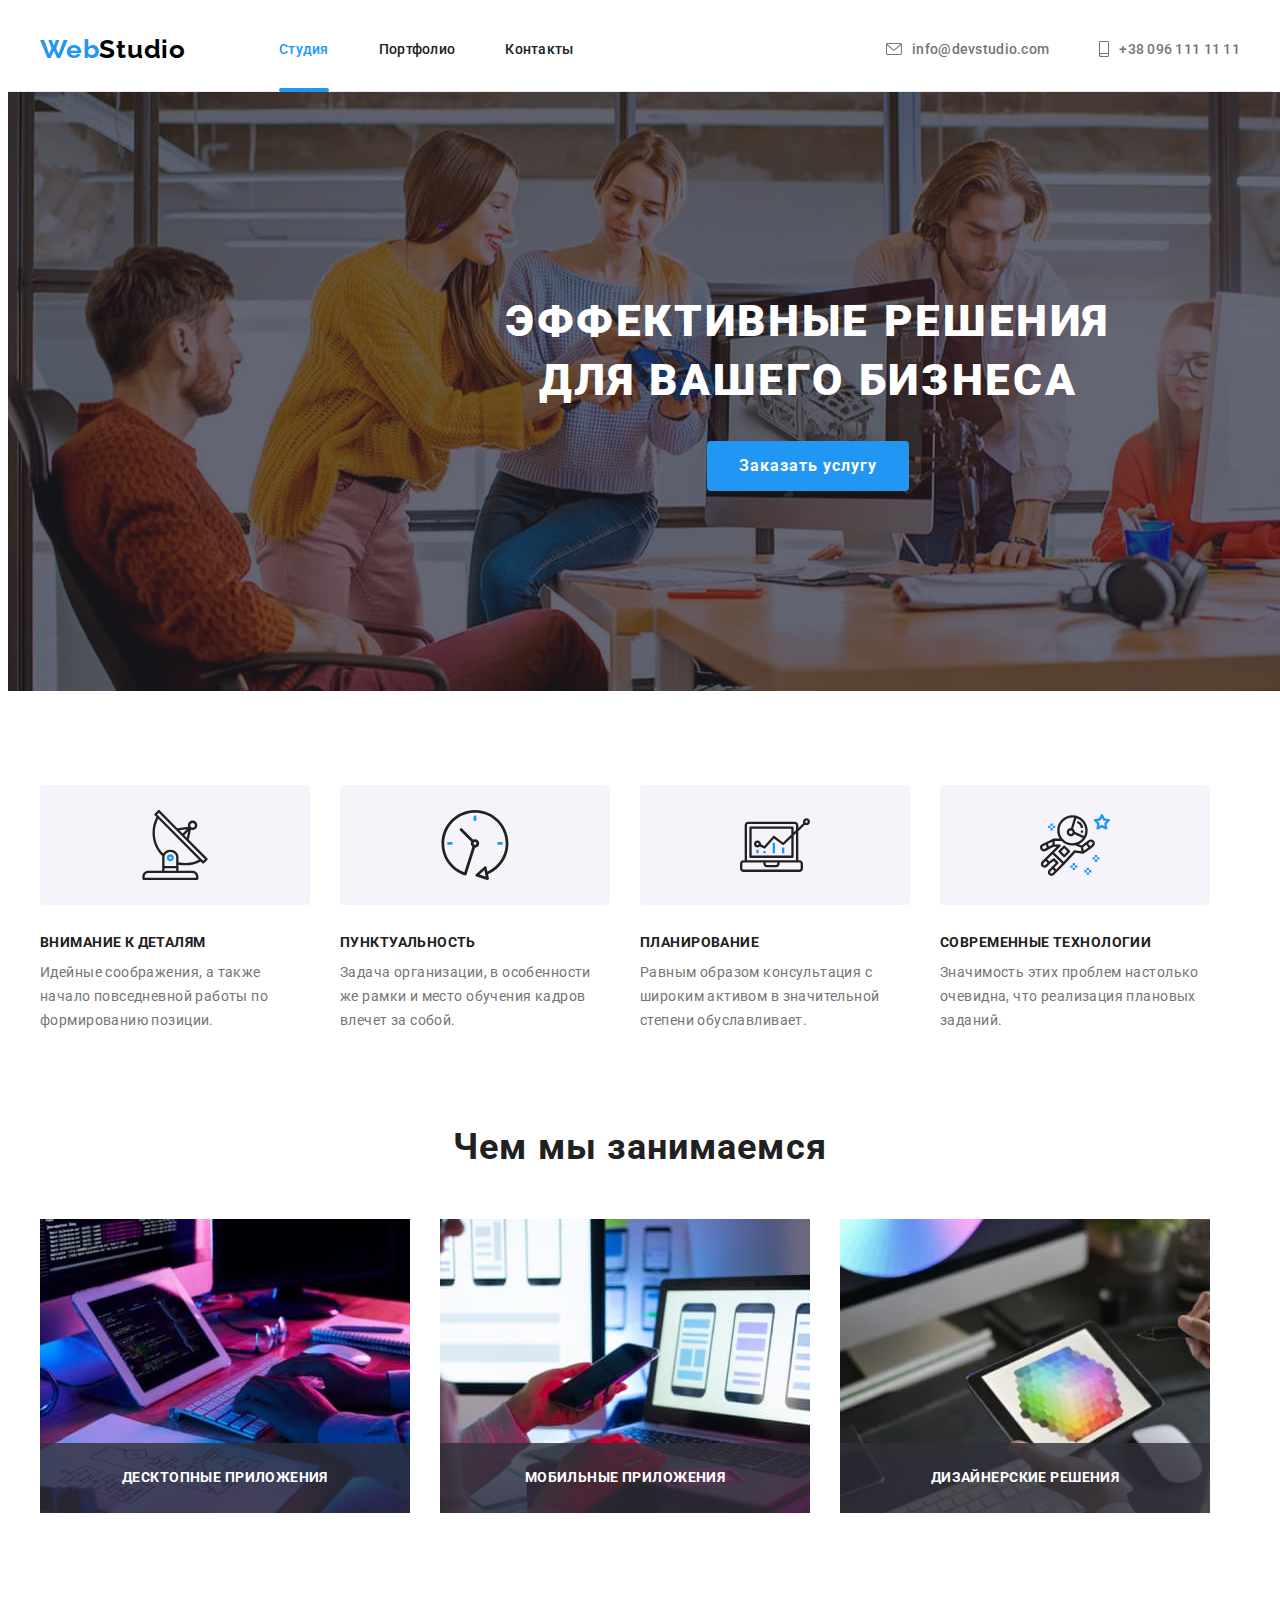
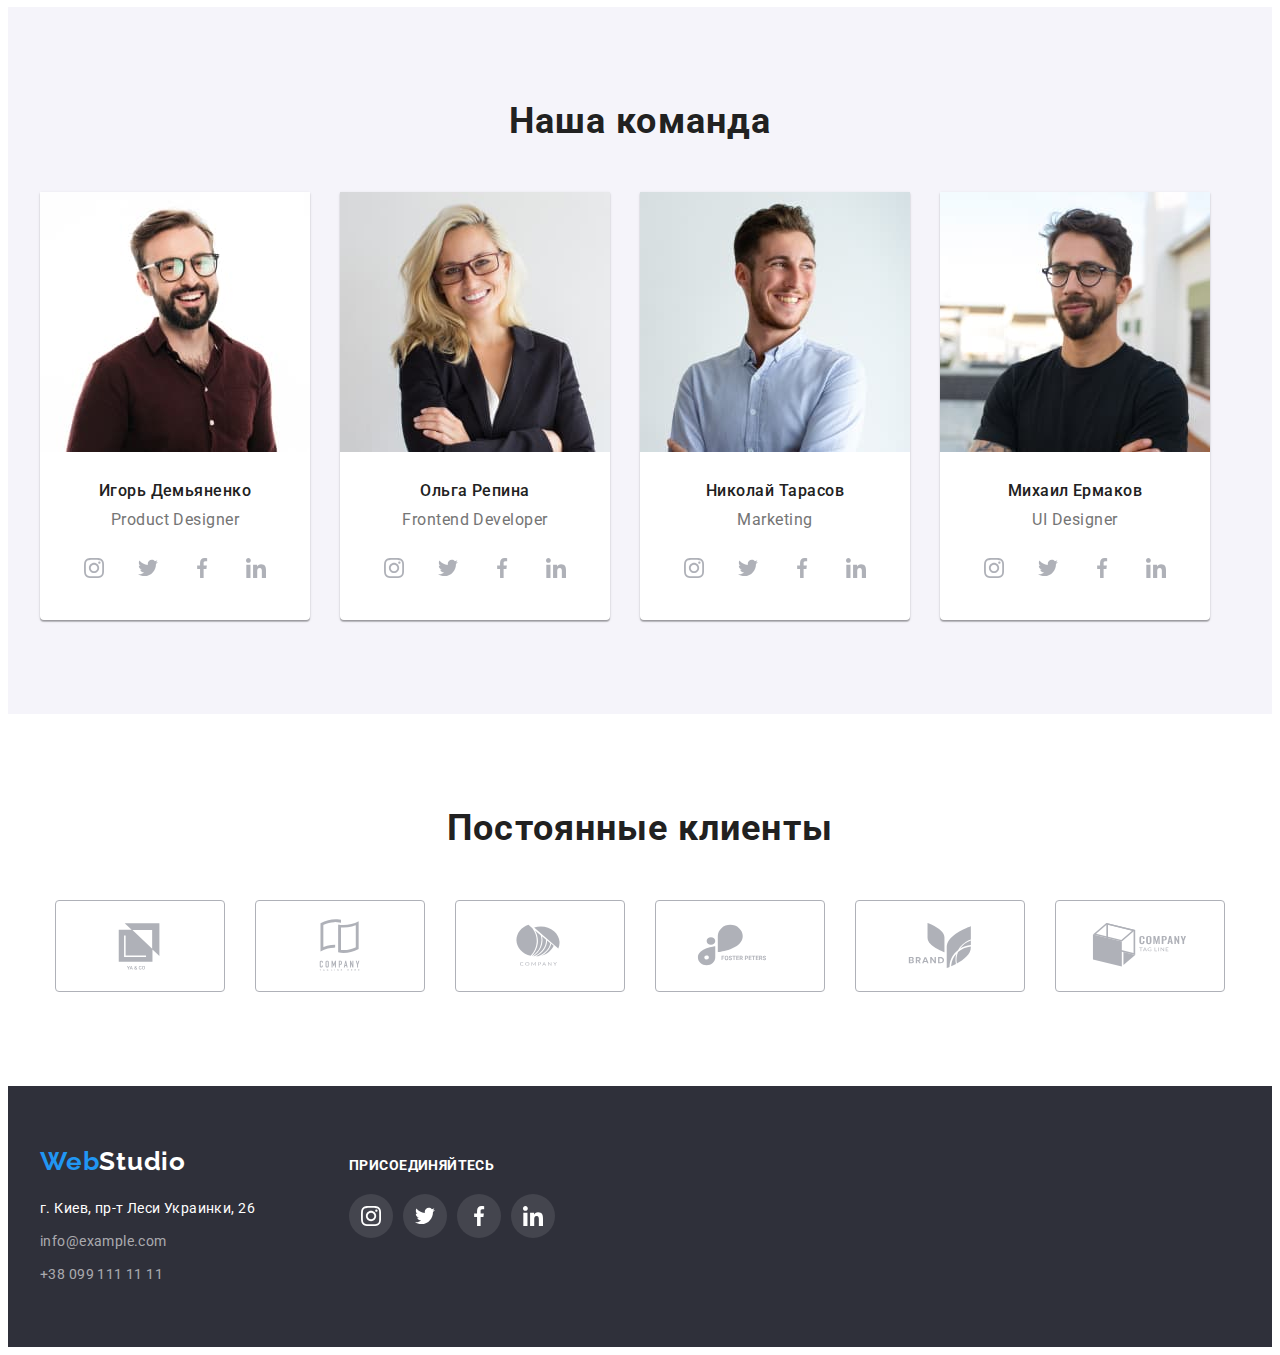
<file: index.html>
<!DOCTYPE html>
<html lang="ru">

<head>
    <meta charset="UTF-8">
    <meta http-equiv="X-UA-Compatible" content="IE=edge">
    <meta name="viewport" content="width=device-width, initial-scale=1.0">
    <title>Document</title>

    <link rel="stylesheet" href="https://cdnjs.cloudflare.com/ajax/libs/modern-normalize/1.1.0/modern-normalize.min.css"
        integrity="sha512-wpPYUAdjBVSE4KJnH1VR1HeZfpl1ub8YT/NKx4PuQ5NmX2tKuGu6U/JRp5y+Y8XG2tV+wKQpNHVUX03MfMFn9Q=="
        crossorigin="anonymous" referrerpolicy="no-referrer" />
    <link rel="stylesheet" href="./css/styles.css">

    <link rel="preconnect" href="https://fonts.googleapis.com">
    <link rel="preconnect" href="https://fonts.gstatic.com" crossorigin>
    <link
        href="https://fonts.googleapis.com/css2?family=Raleway:wght@700&family=Roboto:wght@400;500;700;900&display=swap"
        rel="stylesheet">

</head>

<body>
    <header class="header">
        <div class="container header-container">
            <nav class="navigation">
                <a class="logo link" href="">Web<span class="logo-part">Studio</span></a>
                <ul class="header-list list">
                    <li class="header-item">
                        <a class="header-link current link" href="./index.html">Студия</a>
                    </li>
                    <li class="header-item">
                        <a class="header-link link" href="./portfolio.html">Портфолио</a>
                    </li>
                    <li class="header-item">
                        <a class="header-link link" href="">Контакты</a>
                    </li>
                </ul>
            </nav>
            <ul class="list header-connect">
                <li class="header-contact">
                    <a class="header-contact-link link" href="mailto:info@devstudio.com"><svg class="header-contact-icon" width="16" height="12"><use href="./images/icons.svg#icon-envelope"></use></svg>info@devstudio.com</a>
                </li>
                <li class="header-contact">
                    <a class="header-contact-link link" href="tel:+380961111111"><svg class="header-contact-icon" width="10" height="16">
                        <use href="./images/icons.svg#icon-smartphone"></use>
                    </svg>+38 096 111 11 11</a>
                </li>
            </ul>
        </div>
    </header>
    <main>
        <section class="hero hero-container">
            <div class="container">
                <h1 class="hero-title">Эффективные решения <br> для вашего бизнеса</h1>
                <button class="hero-btn" type="button" data-modal-open>Заказать услугу</button>
            </div>
        </section>

        <section class="features features-container">
            <div class="container">
                <h2 class="features-title visually-hidden">Особенности</h2>
                <ul class="features-list list">
                    <li class="features-item">
                        <div class="features-icons">
                            <svg class="features-icon" width="70" height=70>
                                <use href="./images/icons.svg#icon-antenna"></use>
                            </svg>
                        </div>
                        <h3 class="features-item-title">Внимание к деталям</h3>
                        <p class="features-text">Идейные соображения, а также начало повседневной работы по формированию
                            позиции.</p>
                    </li>
                    <li class="features-item">
                        <div class="features-icons">
                            <svg class="features-icon" width="70" height=70>
                                <use href="./images/icons.svg#icon-clock"></use>
                            </svg>
                        </div>
                        <h3 class="features-item-title">Пунктуальность</h3>
                        <p class="features-text">Задача организации, в особенности же рамки и место обучения кадров
                            влечет
                            за собой.</p>
                    </li>
                    <li class="features-item">
                        <div class="features-icons">
                            <svg class="features-icon" width="70" height=70>
                                <use href="./images/icons.svg#icon-diagram"></use>
                            </svg>
                        </div>
                        <h3 class="features-item-title">Планирование</h3>
                        <p class="features-text">Равным образом консультация с широким активом в значительной степени
                            обуславливает.</p>
                    </li>
                    <li class="features-item">
                        <div class="features-icons">
                            <svg class="features-icon" width="70" height=70>
                                <use href="./images/icons.svg#icon-astronaut"></use>
                            </svg>
                        </div>
                        <h3 class="features-item-title">Современные технологии</h3>
                        <p class="features-text">Значимость этих проблем настолько очевидна, что реализация плановых
                            заданий.</p>
                    </li>
                </ul>
            </div>
        </section>

        <section class="work work-container">
            <div class="container">
                <h2 class="work-title">Чем мы занимаемся</h2>
                <ul class="work-list list">
                    <li class="work-item">
                         <img src="./images/ourwork.jpg" alt="Специалист обрабатывает данные с помощью компьютера"
                            width="370" height="294">
                        <div class="work-background-text">
                            <p class="work-text">Десктопные приложения</p>
                        </div>
                    </li>
                    <li class="work-item">
                        <img src="./images/ourwork1.jpg" alt="Процесс настройки мобильного приложения" width="370"
                            height="294">
                        <div class="work-background-text">
                            <p class="work-text">Мобильные приложения</p>
                        </div>
                    </li>
                    <li class="work-item">
                         <img src="./images/ourwork2.jpg" alt="Специалист рисует логотип на планшете" width="370"
                             height="294">
                        <div class="work-background-text">
                            <p class="work-text">Дизайнерские решения</p>
                        </div>
                    </li>
                </ul>
            </div>
        </section>

        <section class="team team-container">
            <div class="container ">
                <h2 class="team-title">Наша команда</h2>
                <ul class="team-list list">
                    <li class="team-item">
                        <img src="./images/ourteam.jpg" alt="Игорь Демьяненко" width="270" height="260">
                        <div class="information">
                            <h3 class="team-name">Игорь Демьяненко</h3>
                            <p class="team-text" lang="en">Product Designer</p>
                            <ul class="team-socials-list list">
                                <li class="team-socials-item">
                                    <a href="" class="team-icons">
                                        <svg class="team-icon" width="20" height="20">
                                            <use href="./images/icons.svg#icon-instagram"></use></svg>
                                    </a>
                                </li>
                                <li class="team-socials-item">
                                    <a href="" class="team-icons">
                                        <svg class="team-icon" width="20" height="20">
                                            <use href="./images/icons.svg#icon-twitter"></use>
                                        </svg>
                                   </a>
                                </li>
                                <li class="team-socials-item">
                                    <a href="" class="team-icons">
                                        <svg class="team-icon" width="20" height="20">
                                            <use href="./images/icons.svg#icon-facebook"></use>
                                        </svg>
                                    </a>
                               </li>
                                <li class="team-socials-item">
                                    <a href="" class="team-icons">
                                        <svg class="team-icon" width="20" height="20">
                                            <use href="./images/icons.svg#icon-linkedin"></use>
                                        </svg>
                                   </a>
                               </li>
                            </ul>
                        </div>
                    </li>
                    <li class="team-item">
                        <img src="./images/ourteam1.jpg" alt="Ольга Репина" width="270" height="260">
                        <div class="information">
                            <h3 class="team-name">Ольга Репина</h3>
                            <p class="team-text" lang="en">Frontend Developer</p>
                            <ul class="team-socials-list list">
                                <li class="team-socials-item">
                                    <a href="" class="team-icons">
                                        <svg class="team-icon" width="20" height="20">
                                            <use href="./images/icons.svg#icon-instagram"></use>
                                        </svg>
                                    </a>
                                </li>
                                <li class="team-socials-item">
                                    <a href="" class="team-icons">
                                        <svg class="team-icon" width="20" height="20">
                                            <use href="./images/icons.svg#icon-twitter"></use>
                                        </svg>
                                    </a>
                                </li>
                                <li class="team-socials-item">
                                    <a href="" class="team-icons">
                                        <svg class="team-icon" width="20" height="20">
                                            <use href="./images/icons.svg#icon-facebook"></use>
                                        </svg>
                                    </a>
                                </li>
                                <li class="team-socials-item">
                                    <a href="" class="team-icons">
                                        <svg class="team-icon" width="20" height="20">
                                            <use href="./images/icons.svg#icon-linkedin"></use>
                                        </svg>
                                    </a>
                                </li>
                            </ul>
                        </div>
                    </li>
                    <li class="team-item">
                        <img src="./images/ourteam2.jpg" alt="Николай Тарасов" width="270" height="260">
                        <div class="information">
                            <h3 class="team-name">Николай Тарасов</h3>
                            <p class="team-text" lang="en">Marketing</p>
                            <ul class="team-socials-list list">
                                <li class="team-socials-item">
                                    <a href="" class="team-icons">
                                        <svg class="team-icon" width="20" height="20">
                                            <use href="./images/icons.svg#icon-instagram"></use>
                                        </svg>
                                    </a>
                                </li>
                                <li class="team-socials-item">
                                    <a href="" class="team-icons">
                                        <svg class="team-icon" width="20" height="20">
                                            <use href="./images/icons.svg#icon-twitter"></use>
                                        </svg>
                                    </a>
                                </li>
                                <li class="team-socials-item">
                                    <a href="" class="team-icons">
                                        <svg class="team-icon" width="20" height="20">
                                            <use href="./images/icons.svg#icon-facebook"></use>
                                        </svg>
                                    </a>
                                </li>
                                <li class="team-socials-item">
                                    <a href="" class="team-icons">
                                        <svg class="team-icon" width="20" height="20">
                                            <use href="./images/icons.svg#icon-linkedin"></use>
                                        </svg>
                                    </a>
                                </li>
                            </ul>
                        </div>
                    </li>
                    <li class="team-item">
                        <img src="./images/ourteam3.jpg" alt="Михаил Ермаков" width="270" height="260">
                        <div class="information">
                            <h3 class="team-name">Михаил Ермаков</h3>
                            <p class="team-text" lang="en">UI Designer</p>
                            <ul class="team-socials-list list">
                                <li class="team-socials-item">
                                    <a href="" class="team-icons">
                                        <svg class="team-icon" width="20" height="20">
                                            <use href="./images/icons.svg#icon-instagram"></use>
                                        </svg>
                                    </a>
                                </li>
                                <li class="team-socials-item">
                                    <a href="" class="team-icons">
                                        <svg class="team-icon" width="20" height="20">
                                            <use href="./images/icons.svg#icon-twitter"></use>
                                        </svg>
                                    </a>
                                </li>
                                <li class="team-socials-item">
                                    <a href="" class="team-icons">
                                        <svg class="team-icon" width="20" height="20">
                                            <use href="./images/icons.svg#icon-facebook"></use>
                                        </svg>
                                    </a>
                                </li>
                                <li class="team-socials-item">
                                    <a href="" class="team-icons">
                                        <svg class="team-icon" width="20" height="20">
                                            <use href="./images/icons.svg#icon-linkedin"></use>
                                        </svg>
                                    </a>
                                </li>
                            </ul>
                        </div>
                    </li>
                </ul>
            </div>
        </section>
        <section class="clients clients-container">
            <div class="container">
                <h2 class="clients-title">Постоянные клиенты</h2>
                <ul class="clients-list list">
                    <li class="clients-item">
                        <a href="" class="clients-icons">
                            <svg class="clients-icon" width="106" height="60">
                                <use href="./images/icons.svg#icon-logo"></use>
                            </svg>
                        </a>
                    </li>
                    <li class="clients-item">
                        <a href="" class="clients-icons">
                            <svg class="clients-icon" width="106" height="60">
                                <use href="./images/icons.svg#icon-logo-two"></use>
                            </svg>
                        </a>
                    </li>
                    <li class="clients-item">
                        <a href="" class="clients-icons">
                            <svg class="clients-icon" width="106" height="60">
                                <use href="./images/icons.svg#icon-logo-three"></use>
                            </svg>
                        </a>
                    </li>
                    <li class="clients-item">
                        <a href="" class="clients-icons">
                            <svg class="clients-icon" width="106" height="60">
                                <use href="./images/icons.svg#icon-logo-four"></use>
                            </svg>
                        </a>
                    </li>
                    <li class="clients-item">
                        <a href="" class="clients-icons">
                            <svg class="clients-icon" width="106" height="60">
                                <use href="./images/icons.svg#icon-logo-five"></use>
                            </svg>
                        </a>
                    </li>
                    <li class="clients-item">
                        <a href="" class="clients-icons">
                            <svg class="clients-icon" width="106" height="60">
                                <use href="./images/icons.svg#icon-logo-six"></use>
                            </svg>
                        </a>
                    </li>
                </ul>
            </div>
        </section>
    </main>

    <footer class="footer footer-container">
        <div class="container footer-parts">
            <div class="footer-one">
                <a class="logo link logo-footer" href="">Web<span class="logo-part-footer">Studio</span></a>
                <address class="footer-section">
                    <ul class="footer-list list">
                        <li class="footer-item">
                            <a class="footer-adress link" href="https://goo.gl/maps/gD4pQJYPGVRcV6fe9" target="_blank"
                                rel="noopener noreferrer nofollow">г. Киев, пр-т Леси Украинки, 26</a>
                        </li>
                        <li class="footer-item">
                            <a class="footer-contact link" href="mailto:info@example.com">info@example.com</a>
                        </li>
                        <li class="footer-item">
                            <a class="footer-contact link" href="tel:+380991111111">+38 099 111 11 11</a>
                        </li>
                    </ul>
                </address>
            </div>
            <div class="footer-two">
                <p class="footer-text">присоединяйтесь</p>
                <ul class="footer-socials-list list">
                    <li class="footer-socials-item">
                        <a href="" class="footer-icons">
                            <svg class="footer-icon" width="20" height="20">
                                <use href="./images/icons.svg#icon-instagram-footer"></use>
                            </svg>
                        </a>
                    </li>
                    <li class="footer-socials-item">
                        <a href="" class="footer-icons">
                            <svg class="footer-icon" width="20" height="20">
                                <use href="./images/icons.svg#icon-twitter-footer"></use>
                            </svg>
                        </a>
                    </li>
                    <li class="footer-socials-item">
                        <a href="" class="footer-icons">
                            <svg class="footer-icon" width="20" height="20">
                                <use href="./images/icons.svg#icon-facebook-footer"></use>
                            </svg>
                        </a>
                    </li>
                    <li class="footer-socials-item">
                        <a href="" class="footer-icons">
                            <svg class="footer-icon" width="20" height="20">
                                <use href="./images/icons.svg#icon-linkedin-footer"></use>
                            </svg>
                        </a>
                    </li>
                </ul>
            </div>
        </div>
    </footer>
    <div class="backdrop is-hidden" data-modal>
        <div class="modal">
            <button type="button" class="modal-close-btn" data-modal-close>
                <svg class="modal-icon" width="18" height="18">
                    <use href="./images/icons.svg#icon-close-black"></use>
                </svg>
            </button>
        </div>
    </div>
    <script src="./js/modal.js"></script>
</body>

</html>
</file>
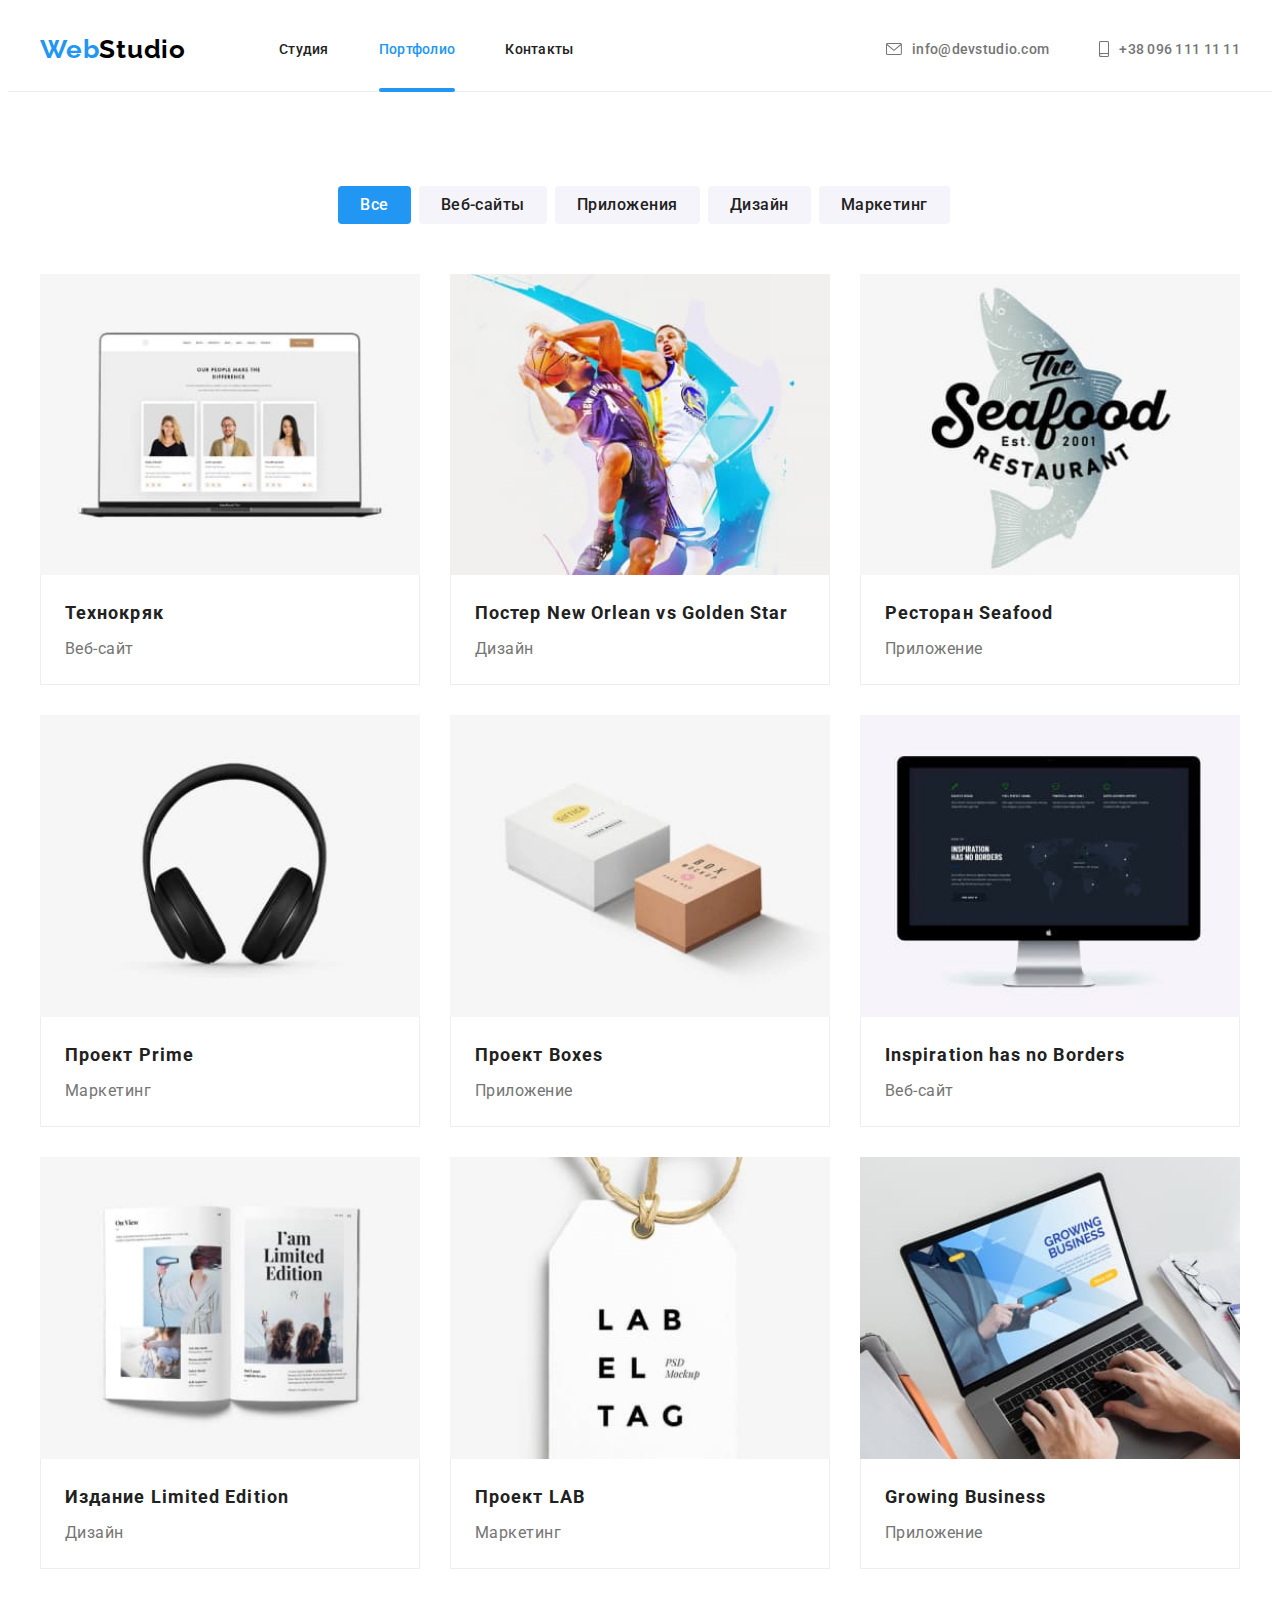
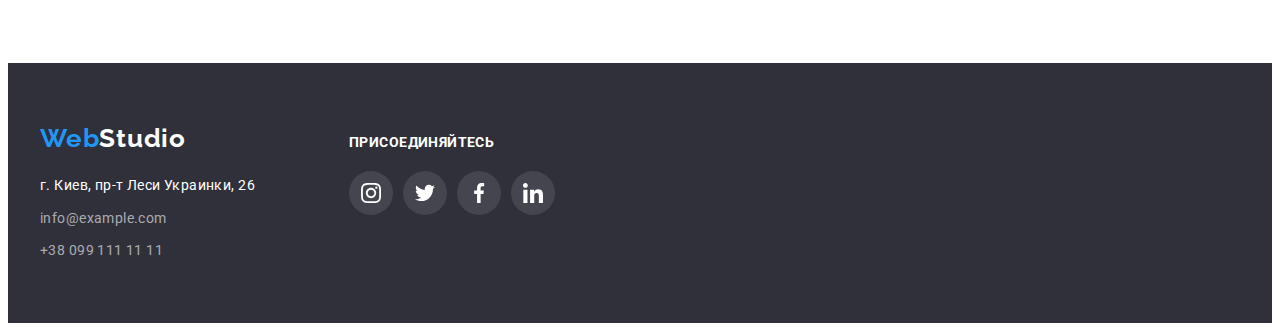
<file: portfolio.html>
<!DOCTYPE html>
<html lang="ru">

<head>
    <meta charset="UTF-8">
    <meta http-equiv="X-UA-Compatible" content="IE=edge">
    <meta name="viewport" content="width=device-width, initial-scale=1.0">
    <title>Document</title>

    <link rel="stylesheet" href="https://cdnjs.cloudflare.com/ajax/libs/modern-normalize/1.1.0/modern-normalize.min.css"
        integrity="sha512-wpPYUAdjBVSE4KJnH1VR1HeZfpl1ub8YT/NKx4PuQ5NmX2tKuGu6U/JRp5y+Y8XG2tV+wKQpNHVUX03MfMFn9Q=="
        crossorigin="anonymous" referrerpolicy="no-referrer" />
    <link rel="stylesheet" href="./css/styles.css">

    <link rel="preconnect" href="https://fonts.googleapis.com">
    <link rel="preconnect" href="https://fonts.gstatic.com" crossorigin>
    <link
        href="https://fonts.googleapis.com/css2?family=Raleway:wght@700&family=Roboto:wght@400;500;700;900&display=swap"
        rel="stylesheet">

</head>

<body>
    <header class="header">
        <div class="container header-container">
            <nav class="navigation">
                <a class="logo link" href="">Web<span class="logo-part">Studio</span></a>
                <ul class="header-list list">
                    <li class="header-item">
                        <a class="header-link link" href="./index.html">Студия</a>
                    </li>
                    <li class="header-item">
                        <a class="header-link current link" href="./portfolio.html">Портфолио</a>
                    </li>
                    <li class="header-item">
                        <a class="header-link link" href="">Контакты</a>
                    </li>
                </ul>
            </nav>
            <ul class="list header-connect">
                <li class="header-contact">
                    <a class="header-contact-link link" href="mailto:info@devstudio.com"><svg class="header-contact-icon"
                            width="16" height="12">
                            <use href="./images/icons.svg#icon-envelope"></use>
                        </svg>info@devstudio.com</a>
                </li>
                <li class="header-contact">
                    <a class="header-contact-link link" href="tel:+380961111111"><svg class="header-contact-icon" width="10"
                            height="16">
                            <use href="./images/icons.svg#icon-smartphone"></use>
                        </svg>+38 096 111 11 11</a>
                </li>
            </ul>
        </div>
    </header>
    <main>
        <section class="filters filters-container">
            <div class="container">
                <h1 class="filters-title visually-hidden">Фильтры</h1>
                <ul class="filters-list list">
                    <li class="filters-item">
                        <button class="filters-btn current-btn" type="button">Все</button>
                    </li>
                    <li class="filters-item">
                        <button class="filters-btn" type="button">Веб-сайты</button>
                    </li>
                    <li class="filters-item">
                        <button class="filters-btn" type="button">Приложения</button>
                    </li>
                    <li class="filters-item">
                        <button class="filters-btn" type="button">Дизайн</button>
                    </li>
                    <li class="filters-item">
                        <button class="filters-btn" type="button">Маркетинг</button>
                    </li>
                </ul>

                <ul class="portfolio-list list">
                    <li class="portfolio-item">
                        <a class="portfolio-link link" href="">
                            <div class="portfolio-overlay">
                                 <img src="./images/website1.jpg" alt="Изображение сайта на лаптопе" width="370" height="294">
                                <p class="portfolio-overlay-text">Технокряк это современная площадка распространения коронавируса. Компании используют эту платформу для цифрового
                                шпионажа и атак на защищённые сервера конкурентов.</p>
                            </div>
                            <div class="card">
                                <h2 class="portfolio-after-title">Технокряк</h2>
                                <p class="portfolio-text">Веб-сайт</p>
                            </div> 
                        </a>
                    </li>
                    <li class="portfolio-item">
                        <a class="portfolio-link link" href="">
                            <div class="portfolio-overlay">
                                <img src="./images/design2.jpg" alt="Два баскетболиста в процессе игры держат мяч" width="370"
                                height="294">
                                <p class="portfolio-overlay-text">Lorem ipsum dolor sit amet, consectetur adipisicing elit. Quo, itaque!</p>
                            </div>
                            <div class="card">
                                <h2 class="portfolio-after-title">Постер <span lang="en">New Orlean vs Golden Star</span>
                                </h2>
                                <p class="portfolio-text">Дизайн</p>
                            </div>
                        </a>
                    </li>
                    <li class="portfolio-item">
                        <a class="portfolio-link link" href="">
                            <div class="portfolio-overlay">
                                <img src="./images/application3.jpg" alt="Вывеска ресторана" width="370" height="294">
                                <p class="portfolio-overlay-text">Lorem, ipsum dolor sit amet consectetur adipisicing elit. Mollitia, quas!</p>
                            </div>
                            <div class="card">
                                <h2 class="portfolio-after-title">Ресторан <span lang="en">Seafood</span></h2>
                                <p class="portfolio-text">Приложение</p>
                            </div>
                        </a>
                    </li>
                    <li class="portfolio-item">
                        <a class="portfolio-link link" href="">
                            <div class="portfolio-overlay">
                                <img src="./images/marketing4.jpg" alt="Наушники" width="370" height="294">
                                <p class="portfolio-overlay-text">Lorem, ipsum dolor sit amet consectetur adipisicing elit. Mollitia, quas!</p>
                            </div>
                            <div class="card">
                                <h2 class="portfolio-after-title">Проект <span lang="en">Prime</span></h2>
                                <p class="portfolio-text">Маркетинг</p>
                            </div>
                        </a>
                    </li>
                    <li class="portfolio-item">
                        <a class="portfolio-link link" href="">
                            <div class="portfolio-overlay">
                                <img src="./images/application5.jpg" alt="Белая и коричневая коробки" width="370" height="294">
                                <p class="portfolio-overlay-text">Lorem, ipsum dolor sit amet consectetur adipisicing elit. Mollitia, quas!</p>
                            </div>
                            <div class="card">
                                <h2 class="portfolio-after-title">Проект <span lang="en">Boxes</span></h2>
                                <p class="portfolio-text">Приложение</p>
                            </div>
                        </a>
                    </li>
                    <li class="portfolio-item">
                        <a class="portfolio-link link" href="">
                            <div class="portfolio-overlay">
                                <img src="./images/website6.jpg" alt="Сайт на мониторе компьютера" width="370" height="294">
                                <p class="portfolio-overlay-text">Lorem, ipsum dolor sit amet consectetur adipisicing elit. Mollitia, quas!</p>
                            </div>
                            <div class="card">
                                <h2 class="portfolio-after-title" lang="en">Inspiration has no Borders</h2>
                                <p class="portfolio-text">Веб-сайт</p>
                            </div>
                        </a>
                    </li>
                    <li class="portfolio-item">
                        <a class="portfolio-link link" href="">
                            <div class="portfolio-overlay">
                                <img src="./images/design7.jpg" alt="Открытый журнал" width="370" height="294">
                                <p class="portfolio-overlay-text">Lorem, ipsum dolor sit amet consectetur adipisicing elit. Mollitia, quas!</p>
                            </div>
                            <div class="card">
                                <h2 class="portfolio-after-title">Издание <span lang="en">Limited Edition</span></h2>
                                <p class="portfolio-text">Дизайн</p>
                            </div>
                        </a>
                    </li>
                    <li class="portfolio-item">
                        <a class="portfolio-link link" href="">
                            <div class="portfolio-overlay">
                                <img src="./images/marketing8.jpg" alt="Белая бирка от одежды" width="370" height="294">
                                <p class="portfolio-overlay-text">Lorem, ipsum dolor sit amet consectetur adipisicing elit. Mollitia, quas!</p>
                            </div>
                            <div class="card">
                                <h2 class="portfolio-after-title">Проект <span lang="en">LAB</span></h2>
                                <p class="portfolio-text">Маркетинг</p>
                            </div>
                        </a>
                    </li>
                    <li class="portfolio-item">
                        <a class="portfolio-link link" href="">
                            <div class="portfolio-overlay">
                                <img src="./images/application9.jpg" alt="Человек использует приложение через лаптоп"
                                width="370" height="294">
                                <p class="portfolio-overlay-text">Lorem, ipsum dolor sit amet consectetur adipisicing elit. Mollitia, quas!</p>
                            </div>
                            <div class="card">
                                <h2 class="portfolio-after-title" lang="en">Growing Business</h2>
                                <p class="portfolio-text">Приложение</p>
                            </div>
                        </a>
                    </li>
                </ul>
            </div>
        </section>
    </main>
    <footer class="footer footer-container">
        <div class="container footer-parts">
            <div class="footer-one">
                <a class="logo link logo-footer" href="">Web<span class="logo-part-footer">Studio</span></a>
                <address class="footer-section">
                    <ul class="footer-list list">
                        <li class="footer-item">
                            <a class="footer-adress link" href="https://goo.gl/maps/gD4pQJYPGVRcV6fe9" target="_blank"
                                rel="noopener noreferrer nofollow">г. Киев, пр-т Леси Украинки, 26</a>
                        </li>
                        <li class="footer-item">
                            <a class="footer-contact link" href="mailto:info@example.com">info@example.com</a>
                        </li>
                        <li class="footer-item">
                            <a class="footer-contact link" href="tel:+380991111111">+38 099 111 11 11</a>
                        </li>
                    </ul>
                </address>
            </div>
            <div class="footer-two">
                <p class="footer-text">присоединяйтесь</p>
                <ul class="footer-socials-list list">
                    <li class="footer-socials-item">
                        <a href="" class="footer-icons">
                            <svg class="footer-icon" width="20" height="20">
                                <use href="./images/icons.svg#icon-instagram-footer"></use>
                            </svg>
                        </a>
                    </li>
                    <li class="footer-socials-item">
                        <a href="" class="footer-icons">
                            <svg class="footer-icon" width="20" height="20">
                                <use href="./images/icons.svg#icon-twitter-footer"></use>
                            </svg>
                        </a>
                    </li>
                    <li class="footer-socials-item">
                        <a href="" class="footer-icons">
                            <svg class="footer-icon" width="20" height="20">
                                <use href="./images/icons.svg#icon-facebook-footer"></use>
                            </svg>
                        </a>
                    </li>
                    <li class="footer-socials-item">
                        <a href="" class="footer-icons">
                            <svg class="footer-icon" width="20" height="20">
                                <use href="./images/icons.svg#icon-linkedin-footer"></use>
                            </svg>
                        </a>
                    </li>
                </ul>
            </div>
        </div>
    </footer>
</body>

</html>
</file>
<file: css/styles.css>
:root {
  --header-text-color: #212121;
  --fitst-btn-color: #212121;
  --second-btn-color: #ffffff;
  --first-title-color: #212121;
  --second-title-color: #2196f3;
  --three-title-color: #ffffff;
  --first-text-color: #757575;
  --accent-color: #2196f3;
  --main-background-color: #ffffff;
  --second-background-color: #2f303a;
  --three-background-color: #f5f4fa;
  --background-btn-color: #2196f3;
  --background-btn-hero: #188ce8;
  --logo-part-color: #000000;
  --hero-background-color: rgba(47, 48, 58, 0.4);
  --icon-color: #afb1b8;
}

p,
h1,
h2,
h3,
h4,
h5,
h6 {
  margin: 0;
}

ul {
  margin: 0;
  padding: 0;
}

body {
  font-family: 'Roboto', sans-serif;
  color: var(--first-title-color);
  background-color: var(--main-background-color);
}

.container {
  width: 1200px;
  padding-left: 15px;
  padding-right: 15px;
  margin: 0 auto;
}

.list {
  list-style: none;
}

.link {
  text-decoration: none;
}

.visually-hidden {
  position: absolute;
  white-space: nowrap;
  width: 1px;
  height: 1px;
  overflow: hidden;
  border: 0;
  padding: 0;
  clip: rect(0 0 0 0);
  clip-path: inset(50%);
  margin: -1px;
}

/* HEADER */
.header {
  font-weight: 500;
  font-size: 14px;
  line-height: 1.33;
  letter-spacing: 0.02em;
  border-bottom: 1px solid #ececec;
}

.header-container {
  display: flex;
  align-items: center;
}

.navigation {
  display: flex;
  align-items: center;
}

.logo {
  font-family: Raleway;
  font-weight: 700;
  font-size: 26px;
  line-height: 1.19;
  letter-spacing: 0.03em;
  color: var(--accent-color);
  margin-right: 93px;
  padding-top: 24px;
  padding-bottom: 24px;
}

.logo-part {
  color: var(--logo-part-color);
}

.header-list {
  display: flex;
}

.header-item + .header-item {
  margin-left: 50px;
}

.header-link {
  color: var(--first-title-color);
  display: block;
  padding-top: 32px;
  padding-bottom: 32px;
  transition: color 250ms cubic-bezier(0.4, 0, 0.2, 1);
}

.header-link:focus,
.header-link:hover {
  color: var(--accent-color);
}

.header-list {
  display: flex;
}

.header-connect {
  display: flex;
  margin-left: auto;
}

.header-contact + .header-contact {
  margin-left: 50px;
}

.header-contact-link {
  color: var(--first-text-color);
  display: flex;
  align-items: center;
  justify-content: center;
  padding-top: 32px;
  padding-bottom: 32px;
  transition: color 250ms cubic-bezier(0.4, 0, 0.2, 1);
}

.header-contact-link:hover,
.header-contact-link:focus {
  color: var(--accent-color);
}

.current {
  color: var(--accent-color);
  position: relative;
}

.current::after {
  content: '';
  width: 100%;
  height: 4px;
  position: absolute;
  background-color: var(--accent-color);
  border-radius: 2px;
  left: 0;
  bottom: -1px;
}

.header-contact-icon {
  fill: currentColor;
  margin-right: 10px;
}

/* HERO */
.hero {
  background-color: var(--hero-background-color);
}

.hero-container {
  padding-top: 200px;
  padding-bottom: 200px;
  background-image: linear-gradient(var(--hero-background-color), var(--hero-background-color)),
    url(../images/hero-picture.jpg);
  background-repeat: no-repeat;
  background-position: center;
  background-size: cover;
  width: 1600px;
  margin: 0 auto;
}

.hero-title {
  font-weight: 900;
  font-size: 44px;
  line-height: 1.36;
  text-align: center;
  letter-spacing: 0.06em;
  text-transform: uppercase;
  color: var(--three-title-color);
  margin-bottom: 30px;
}

.hero-btn {
  font-family: inherit;
  border: none;
  border-radius: 4px;
  font-weight: 700;
  font-size: 16px;
  line-height: 1.87;
  display: flex;
  align-items: center;
  text-align: center;
  letter-spacing: 0.06em;
  color: var(--second-btn-color);
  cursor: pointer;
  background-color: var(--background-btn-color);
  margin-left: auto;
  margin-right: auto;
  padding: 10px 32px;
  transition: background-color 250ms cubic-bezier(0.4, 0, 0.2, 1);
}

.hero-btn:hover,
.hero-btn:focus {
  background-color: var(--background-btn-hero);
}

/* FEATURES */

.features-container {
  padding-top: 94px;
  padding-bottom: 94px;
}

.features-list {
  display: flex;
}

.features-item + .features-item {
  margin-left: 30px;
}

.features-item {
  width: 270px;
}

.features-icons {
  width: 270px;
  height: 120px;
  background: var(--three-background-color);
  border-radius: 4px;
  margin-bottom: 30px;
  display: flex;
  justify-content: center;
  align-items: center;
  margin-bottom: 30px;
}

.features-item-title {
  font-weight: 700;
  font-size: 14px;
  line-height: 1.14;
  letter-spacing: 0.03em;
  text-transform: uppercase;
  color: var(--first-title-color);
  margin-bottom: 10px;
}

.features-text {
  font-weight: 400;
  font-size: 14px;
  line-height: 1.71;
  letter-spacing: 0.03em;
  color: var(--first-text-color);
}

/* WORK */

.work-container {
  padding-bottom: 94px;
}

.work-title {
  font-weight: 700;
  font-size: 36px;
  line-height: 1.16;
  text-align: center;
  letter-spacing: 0.03em;
  color: var(--first-title-color);
  margin-bottom: 50px;
}

.work-list {
  display: flex;
}

.work-item + .work-item {
  margin-left: 30px;
}

.work-item {
  position: relative;
}

.work-background-text {
  position: absolute;
  bottom: 0;
  background-color: rgba(47, 48, 58, 0.8);
  width: 100%;
  height: 70px;
  display: flex;
  justify-content: center;
  align-items: center;
}

.work-text {
  font-weight: 700;
  font-size: 14px;
  line-height: 1.14;
  text-align: center;
  letter-spacing: 0.03em;
  text-transform: uppercase;
  color: var(--three-title-color);
}

/* TEAM */

.team {
  background-color: var(--three-background-color);
}

.team-container {
  padding-top: 94px;
  padding-bottom: 94px;
}

.team-title {
  font-weight: 700;
  font-size: 36px;
  line-height: 1.16;
  text-align: center;
  letter-spacing: 0.03em;
  color: var(--first-title-color);
  margin-bottom: 50px;
}

.team-list {
  display: flex;
}

.team-item + .team-item {
  margin-left: 30px;
}

.team-item {
  background: var(--main-background-color);
  box-shadow: 0px 1px 3px rgba(0, 0, 0, 0.12), 0px 1px 1px rgba(0, 0, 0, 0.14),
    0px 2px 1px rgba(0, 0, 0, 0.2);
  border-radius: 0px 0px 4px 4px;
}

img {
  display: block;
  width: 100%;
  height: auto;
}

.information {
  padding: 30px 32px;
}

.team-name {
  font-weight: 500;
  font-size: 16px;
  line-height: 1.18;
  text-align: center;
  letter-spacing: 0.03em;
  color: var(--first-title-color);
  margin-bottom: 10px;
}

.team-text {
  font-weight: 400;
  font-size: 16px;
  line-height: 1.18;
  text-align: center;
  letter-spacing: 0.03em;
  color: var(--first-text-color);
  margin-bottom: 16px;
}

.team-socials-list {
  display: flex;
  justify-content: center;
}

.team-socials-item + .team-socials-item {
  margin-left: 10px;
}

.team-icons {
  display: flex;
  justify-content: center;
  align-items: center;
  width: 44px;
  height: 44px;
  border-radius: 50%;
  color: var(--icon-color);
  transition: color 250ms cubic-bezier(0.4, 0, 0.2, 1),
    background-color 250ms cubic-bezier(0.4, 0, 0.2, 1);
}

.team-icons:hover,
.team-icons:focus {
  background-color: var(--accent-color);
  color: var(--second-btn-color);
}

.team-icon {
  fill: currentColor;
}

/* CLIENTS */

.clients-container {
  padding-top: 94px;
  padding-bottom: 94px;
}

.clients-title {
  font-weight: 700;
  font-size: 36px;
  line-height: 1.16;
  text-align: center;
  letter-spacing: 0.03em;
  color: var(--first-title-color);
  margin-bottom: 50px;
}

.clients-list {
  display: flex;
  justify-content: center;
}

.clients-item + .clients-item {
  margin-left: 30px;
}

.clients-icons {
  display: flex;
  justify-content: center;
  align-items: center;
  width: 170px;
  height: 92px;
  border: 1px solid var(--icon-color);
  box-sizing: border-box;
  border-radius: 4px;
  color: var(--icon-color);
  transition: color 250ms cubic-bezier(0.4, 0, 0.2, 1), border 250ms cubic-bezier(0.4, 0, 0.2, 1);
}

.clients-icons:hover,
.clients-icons:focus {
  color: var(--accent-color);
  border: 1px solid var(--accent-color);
  outline: none;
}

.clients-icon {
  fill: currentColor;
}

/* FOOTER */

.footer {
  background-color: var(--second-background-color);
}

.footer-container {
  padding-top: 60px;
  padding-bottom: 60px;
}

.footer-parts {
  display: flex;
  align-items: baseline;
}

.logo-footer {
  display: block;
  margin-bottom: 20px;
  padding: 0;
}

.logo-part-footer {
  color: var(--three-title-color);
}

.footer-item:not(:last-child) {
  display: block;
  margin-bottom: 9px;
}

.footer-adress,
.footer-contact {
  font-family: Roboto;
  font-style: normal;
  font-weight: 400;
  font-size: 14px;
  line-height: 1.71;
  letter-spacing: 0.03em;
  transition: color 250ms cubic-bezier(0.4, 0, 0.2, 1);
}

.footer-adress {
  color: var(--three-title-color);
}

.footer-contact {
  color: rgba(255, 255, 255, 0.6);
}

.footer-adress:hover,
.footer-adress:focus,
.footer-contact:focus,
.footer-contact:hover {
  color: var(--accent-color);
}

.footer-two {
  display: flex;
  flex-direction: column;
  justify-content: center;
  margin-left: 70px;
}

.footer-text {
  font-weight: 700;
  font-size: 14px;
  line-height: 1.14;
  letter-spacing: 0.03em;
  text-transform: uppercase;
  color: var(--three-title-color);
  margin-bottom: 20px;
}

.footer-socials-list {
  display: flex;
  justify-content: center;
}

.footer-socials-item + .footer-socials-item {
  margin-left: 10px;
}

.footer-icons {
  display: flex;
  justify-content: center;
  align-items: center;
  width: 44px;
  height: 44px;
  border-radius: 50%;
  color: var(--second-btn-color);
  background-color: rgba(255, 255, 255, 0.1);
  transition: background-color 250ms cubic-bezier(0.4, 0, 0.2, 1);
}

.footer-icons:hover,
.footer-icons:focus {
  background-color: var(--accent-color);
  filter: drop-shadow(0px 4px 4px rgba(0, 0, 0, 0.25)) drop-shadow(0px 4px 4px rgba(0, 0, 0, 0.25));
}

.footer-icon {
  fill: currentColor;
}

/*----------------- MODAL------------- */

.backdrop {
  position: fixed;
  top: 0;
  width: 100vw;
  height: 100vh;
  background: rgba(0, 0, 0, 0.2);
  transition: opacity 500ms, visibility 500ms;
}

.backdrop.is-hidden .modal {
  transform: rotate(-300deg) scale(0.5);
}

.modal {
  position: absolute;
  width: 528px;
  height: 581px;
  top: 50%;
  left: 50%;
  transform: translate(-50%, -50%) rotate(0) scale(1);
  background: var(--main-background-color);
  box-shadow: 0px 1px 3px rgba(0, 0, 0, 0.12), 0px 1px 1px rgba(0, 0, 0, 0.14),
    0px 2px 1px rgba(0, 0, 0, 0.2);
  border-radius: 4px;
  transition: transform 500ms;
}

.modal-close-btn {
  position: absolute;
  background-color: var(--main-background-color);
  border-radius: 50%;
  border: 1px solid rgba(0, 0, 0, 0.1);
  box-sizing: border-box;
  top: 8px;
  right: 8px;
  width: 30px;
  height: 30px;
  cursor: pointer;
}

.modal-icon {
  position: absolute;
  top: 50%;
  left: 50%;
  transform: translate(-50%, -50%);
  color: currentColor;
}

.is-hidden {
  visibility: hidden;
  opacity: 0;
  pointer-events: none;
}

/*-------------PORTFOLIO-------------- */

/* FILTERS */

.filters-container {
  padding-top: 94px;
  padding-bottom: 94px;
}

.filters-list {
  display: flex;
  justify-content: center;
  margin-bottom: 50px;
}

.filters-item {
  margin-left: 8px;
}

.filters-btn {
  font-family: inherit;
  border: none;
  border-radius: 4px;
  font-weight: 500;
  font-size: 16px;
  line-height: 1.62;
  text-align: center;
  letter-spacing: 0.03em;
  color: var(--fitst-btn-color);
  background-color: var(--three-background-color);
  cursor: pointer;
  padding: 6px 22px;
  transition: color 250ms cubic-bezier(0.4, 0, 0.2, 1),
    background-color 250ms cubic-bezier(0.4, 0, 0.2, 1),
    box-shadow 250ms cubic-bezier(0.4, 0, 0.2, 1);
}

.filters-btn:hover,
.filters-btn:focus {
  color: var(--second-btn-color);
  background-color: var(--accent-color);
  box-shadow: 0px 3px 1px rgba(0, 0, 0, 0.1), 0px 1px 2px rgba(0, 0, 0, 0.08),
    0px 2px 2px rgba(0, 0, 0, 0.12);
}

.current-btn {
  color: var(--second-btn-color);
  background-color: var(--background-btn-color);
}

.portfolio-list {
  display: flex;
  flex-wrap: wrap;
  margin-right: -30px;
  margin-bottom: -30px;
}

.portfolio-item {
  background-color: var(--main-background-color);
  flex-basis: calc(100% / 3 - 30px);
  margin-right: 30px;
  margin-bottom: 30px;
  position: relative;
  transition: box-shadow 250ms cubic-bezier(0.4, 0, 0.2, 1);
}

.portfolio-item:hover {
  box-shadow: 0px 1px 1px rgba(0, 0, 0, 0.12), 0px 4px 4px rgba(0, 0, 0, 0.06),
    1px 4px 6px rgba(0, 0, 0, 0.16);
}

.portfolio-item:hover .portfolio-overlay-text {
  transform: translateY(0);
  transition: transform 250ms cubic-bezier(0.4, 0, 0.2, 1);
}

.portfolio-link {
  display: block;
  transition: box-shadow 250ms cubic-bezier(0.4, 0, 0.2, 1);
}

.portgolio-link:focus {
  box-shadow: 0px 1px 1px rgba(0, 0, 0, 0.12), 0px 4px 4px rgba(0, 0, 0, 0.06),
    1px 4px 6px rgba(0, 0, 0, 0.16);
}

.portfolio-link:focus .portfolio-overlay-text {
  transform: translateY(0);
  transition: transform 250ms cubic-bezier(0.4, 0, 0.2, 1);
}

.portfolio-overlay {
  position: relative;
  overflow: hidden;
}

.img {
  display: block;
  max-width: 100%;
  height: auto;
}

.portfolio-overlay-text {
  position: absolute;
  top: 0;
  bottom: 0;
  font-weight: 400;
  font-size: 18px;
  line-height: 1.56;
  letter-spacing: 0.03em;
  color: var(--three-title-color);
  background-color: rgba(33, 150, 243, 0.9);
  padding: 63px 24px;
  width: 100%;
  height: 100%;
  transform: translateY(101%);
  transition: transform 250ms cubic-bezier(0.4, 0, 0.2, 1);
}

.card {
  border: 1px solid rgba(238, 238, 238, 1);
  border-top: 0;
  padding: 20px 24px;
}

.portfolio-after-title {
  font-weight: 700;
  font-size: 18px;
  line-height: 2;
  letter-spacing: 0.06em;
  color: var(--first-title-color);
  margin-bottom: 4px;
}

.portfolio-text {
  font-weight: 400;
  font-size: 16px;
  line-height: 1.8;
  letter-spacing: 0.03em;
  color: var(--first-text-color);
}
</file>
